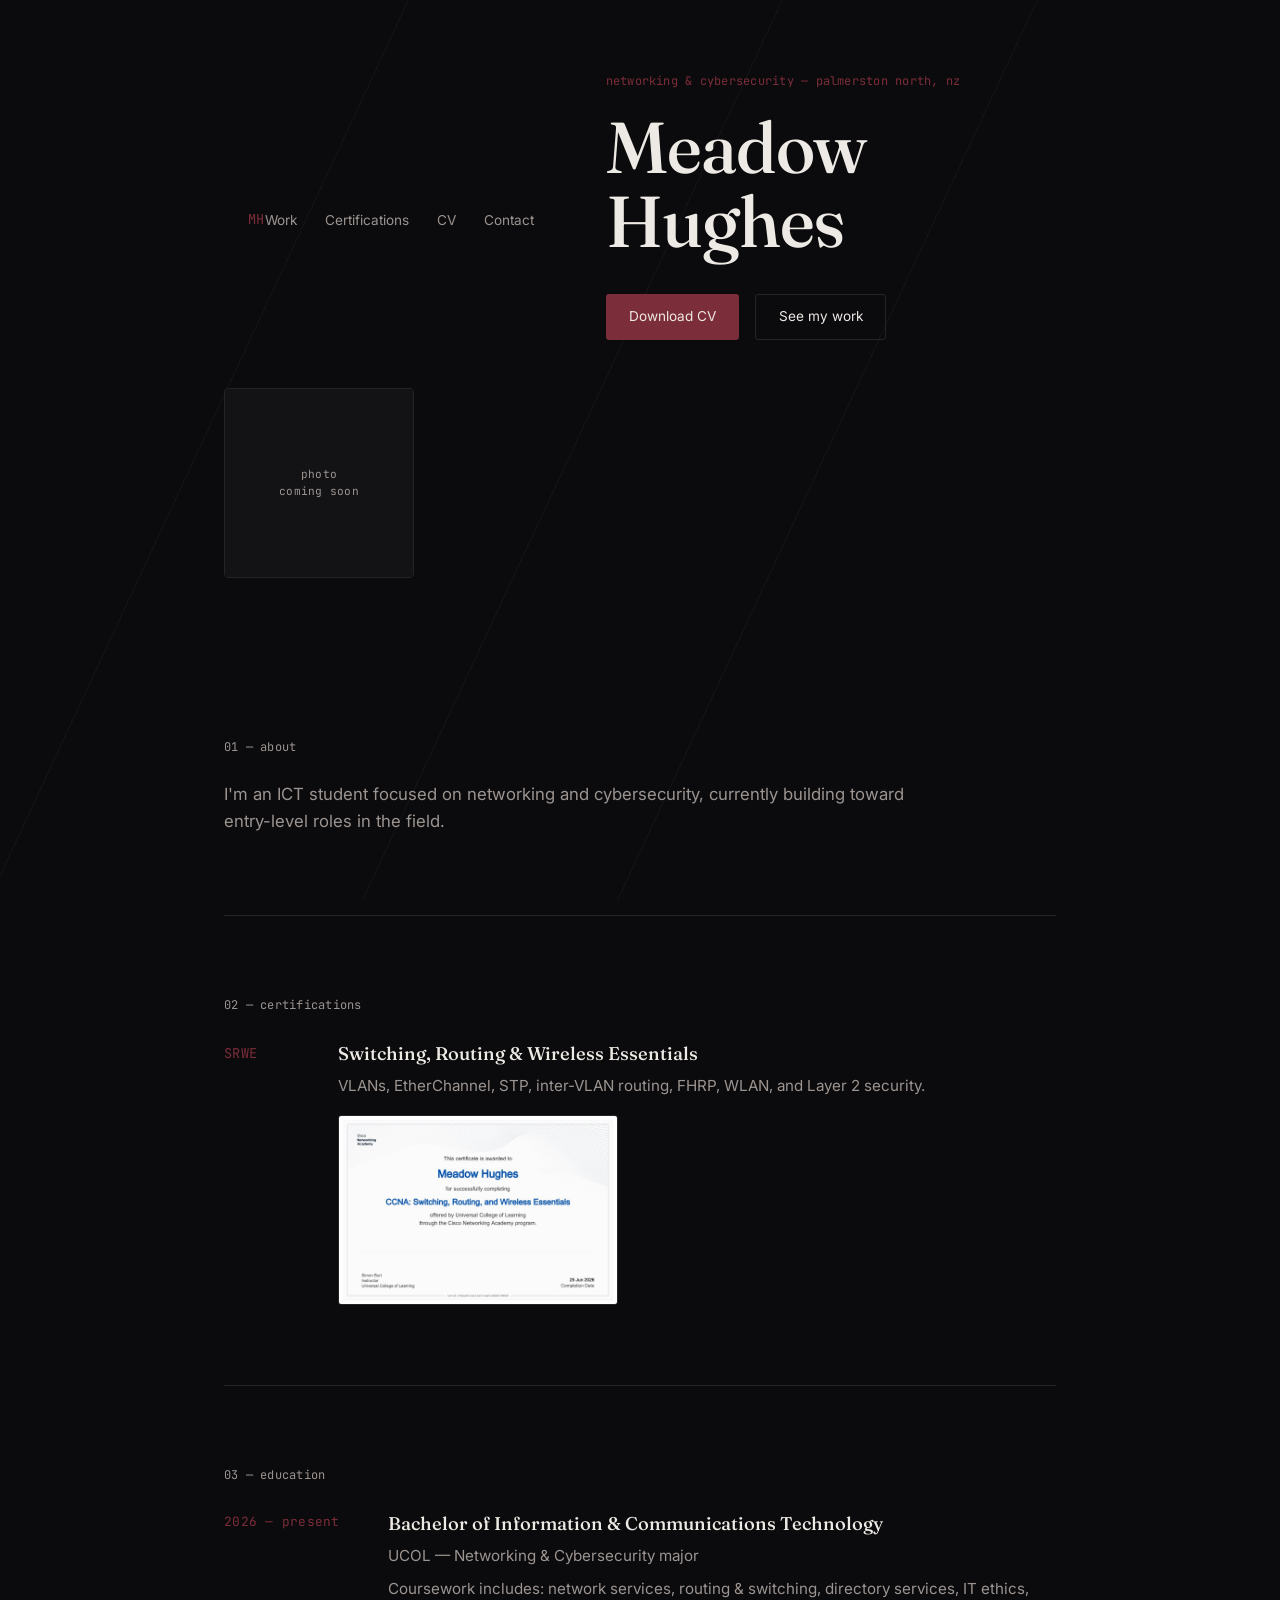
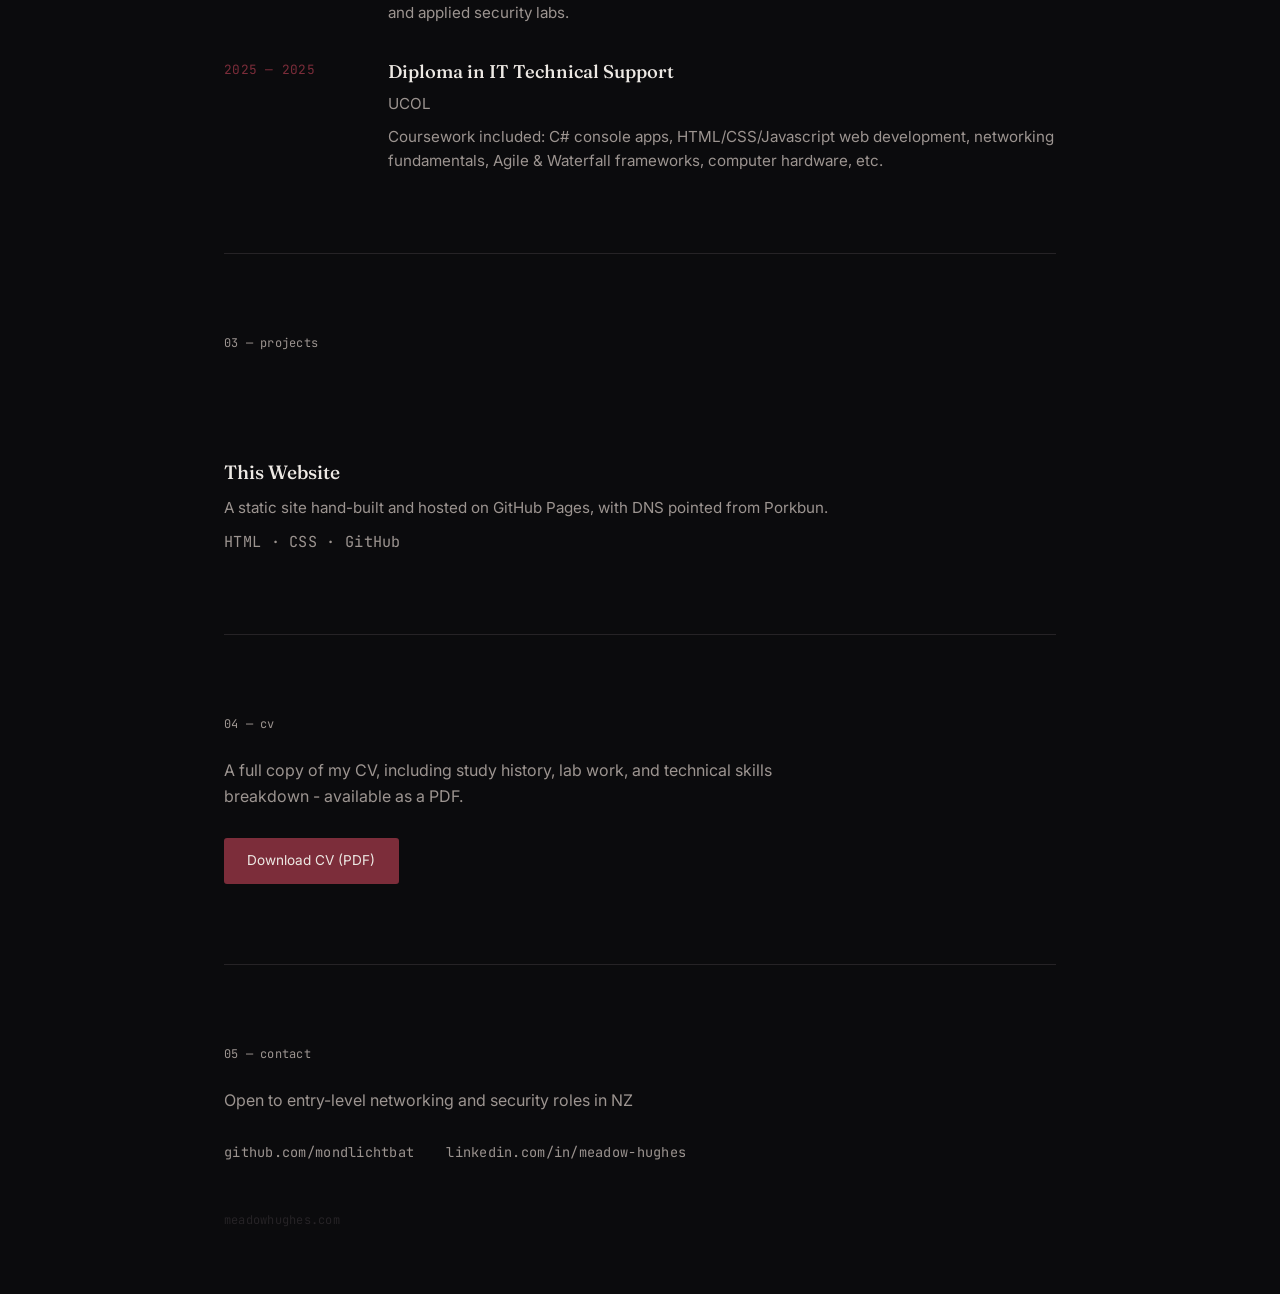
<file: index.html>
<!DOCTYPE html>
<html lang="en">
<head>
<meta charset="UTF-8">
<meta name="viewport" content="width=device-width, initial-scale=1.0">
<title>Meadow Hughes — Network &amp; Security</title>
<meta name="description" content="Meadow Hughes — Networking &amp; Cybersecurity. Cisco SRWE. Palmerston North, NZ.">

<!-- Draft-stage: prevents indexing while the site is being built. Remove this line when ready to go live. -->
<meta name="robots" content="noindex, nofollow">

<link rel="preconnect" href="https://fonts.googleapis.com">
<link rel="preconnect" href="https://fonts.gstatic.com" crossorigin>
<link href="https://fonts.googleapis.com/css2?family=Fraunces:opsz,wght@9..144,400;9..144,500;9..144,600&family=Inter:wght@400;500;600&family=JetBrains+Mono:wght@400;500&display=swap" rel="stylesheet">

<link rel="stylesheet" href="style.css">
</head>
<body>

<div class="trace" aria-hidden="true"></div>

<header class="hero">
  <nav class="topnav">
    <span class="mono topnav__mark">MH</span>
    <ul class="topnav__links">
      <li><a href="#work">Work</a></li>
      <li><a href="#certs">Certifications</a></li>
      <li><a href="#cv">CV</a></li>
      <li><a href="#contact">Contact</a></li>
    </ul>
  </nav>

  <div class="hero__content">
    <p class="mono hero__eyebrow">networking &amp; cybersecurity — palmerston north, nz</p>
    <h1 class="hero__name">Meadow Hughes</h1>
    <div class="hero__actions">
      <a class="btn btn--primary" href="cv/Meadow-Hughes-CV.pdf" download>Download CV</a>
      <a class="btn btn--ghost" href="#work">See my work</a>
    </div>
  </div>

  <div class="hero__photo" id="headshot-slot">
    <!-- Swap this placeholder for <img src="assets/headshot.jpg" alt="Meadow Hughes"> when ready -->
    <div class="hero__photo-placeholder mono">photo<br>coming soon</div>
  </div>
</header>

<main>

  <section class="about" id="about">
    <p class="section-label mono">01 — about</p>
    <p class="about__text">
      I'm an ICT student focused on networking and cybersecurity, currently building toward
      entry-level roles in the field. 
    </p>
  </section>

  <section class="certs" id="certs">
    <p class="section-label mono">02 — certifications</p>
    <ul class="certs__list">
      <li class="cert">
        <div class="cert__id mono">SRWE</div>
        <div class="cert__body">
          <h3>Switching, Routing &amp; Wireless Essentials</h3>
          <p>VLANs, EtherChannel, STP, inter-VLAN routing, FHRP, WLAN, and Layer 2 security.</p>
          <a class="cert__proof" href="assets/ccna-srwe-cert.jpg" target="_blank" rel="noopener">
            <img src="assets/ccna-srwe-cert.jpg" alt="CCNA: Switching, Routing, and Wireless Essentials certificate, awarded to Meadow Hughes, 25 Jun 2026">
          </a>
        </div>
      </li>
    </ul>
  </section>

<section class="education" id="education">
  <p class="section-label mono">03 — education</p>
  <ul class="education__list">
    <li class="edu">
      <div class="edu__period mono">2026 — present</div>
      <div class="edu__body">
        <h3>Bachelor of Information &amp; Communications Technology</h3>
        <p class="edu__org">UCOL — Networking &amp; Cybersecurity major</p>
        <p>Coursework includes: network services, routing &amp; switching, directory services,
           IT ethics, and applied security labs.</p>
      </div>
    </li>
    <li class="edu">
      <div class="edu__period mono">2025 — 2025</div>
      <div class="edu__body">
        <h3>Diploma in IT Technical Support</h3>
        <p class="edu__org">UCOL</p>
        <p>Coursework included: C# console apps, HTML/CSS/Javascript web development, networking fundamentals, 
          Agile &amp; Waterfall frameworks, computer hardware, etc.</p>
      </div>
    </li>
  </ul>
</section>
  
  <section class="work" id="work">
    <p class="section-label mono">03 — projects</p>
    <ul class="work__list">
      <li class="project">
      </li>
      <li class="project">
      </li>
      <li class="project">
        <h3>This Website</h3>
        <p>A static site hand-built and hosted on GitHub Pages, with DNS pointed from Porkbun.</p>
        <p class="mono project__tags">HTML · CSS · GitHub</p>
      </li>
    </ul>
  </section>

  <section class="cv" id="cv">
    <p class="section-label mono">04 — cv</p>
    <p class="cv__text">
      A full copy of my CV, including study history, lab work, and technical skills breakdown - available as a PDF.
    </p>
    <a class="btn btn--primary" href="cv/Meadow-Hughes-CV.pdf" download>Download CV (PDF)</a>
  </section>

</main>

<footer class="contact" id="contact">
  <p class="section-label mono">05 — contact</p>
  <p class="contact__text">Open to entry-level networking and security roles in NZ</p>
  <ul class="contact__list mono">
    <li><a href="https://github.com/mondlichtbat" target="_blank" rel="noopener">github.com/mondlichtbat</a></li>
    <li><a href="https://www.linkedin.com/" target="_blank" rel="noopener">linkedin.com/in/meadow-hughes</a></li>
  </ul>
  <p class="footer__note mono">meadowhughes.com</p>
</footer>

</body>
</html>
</file>
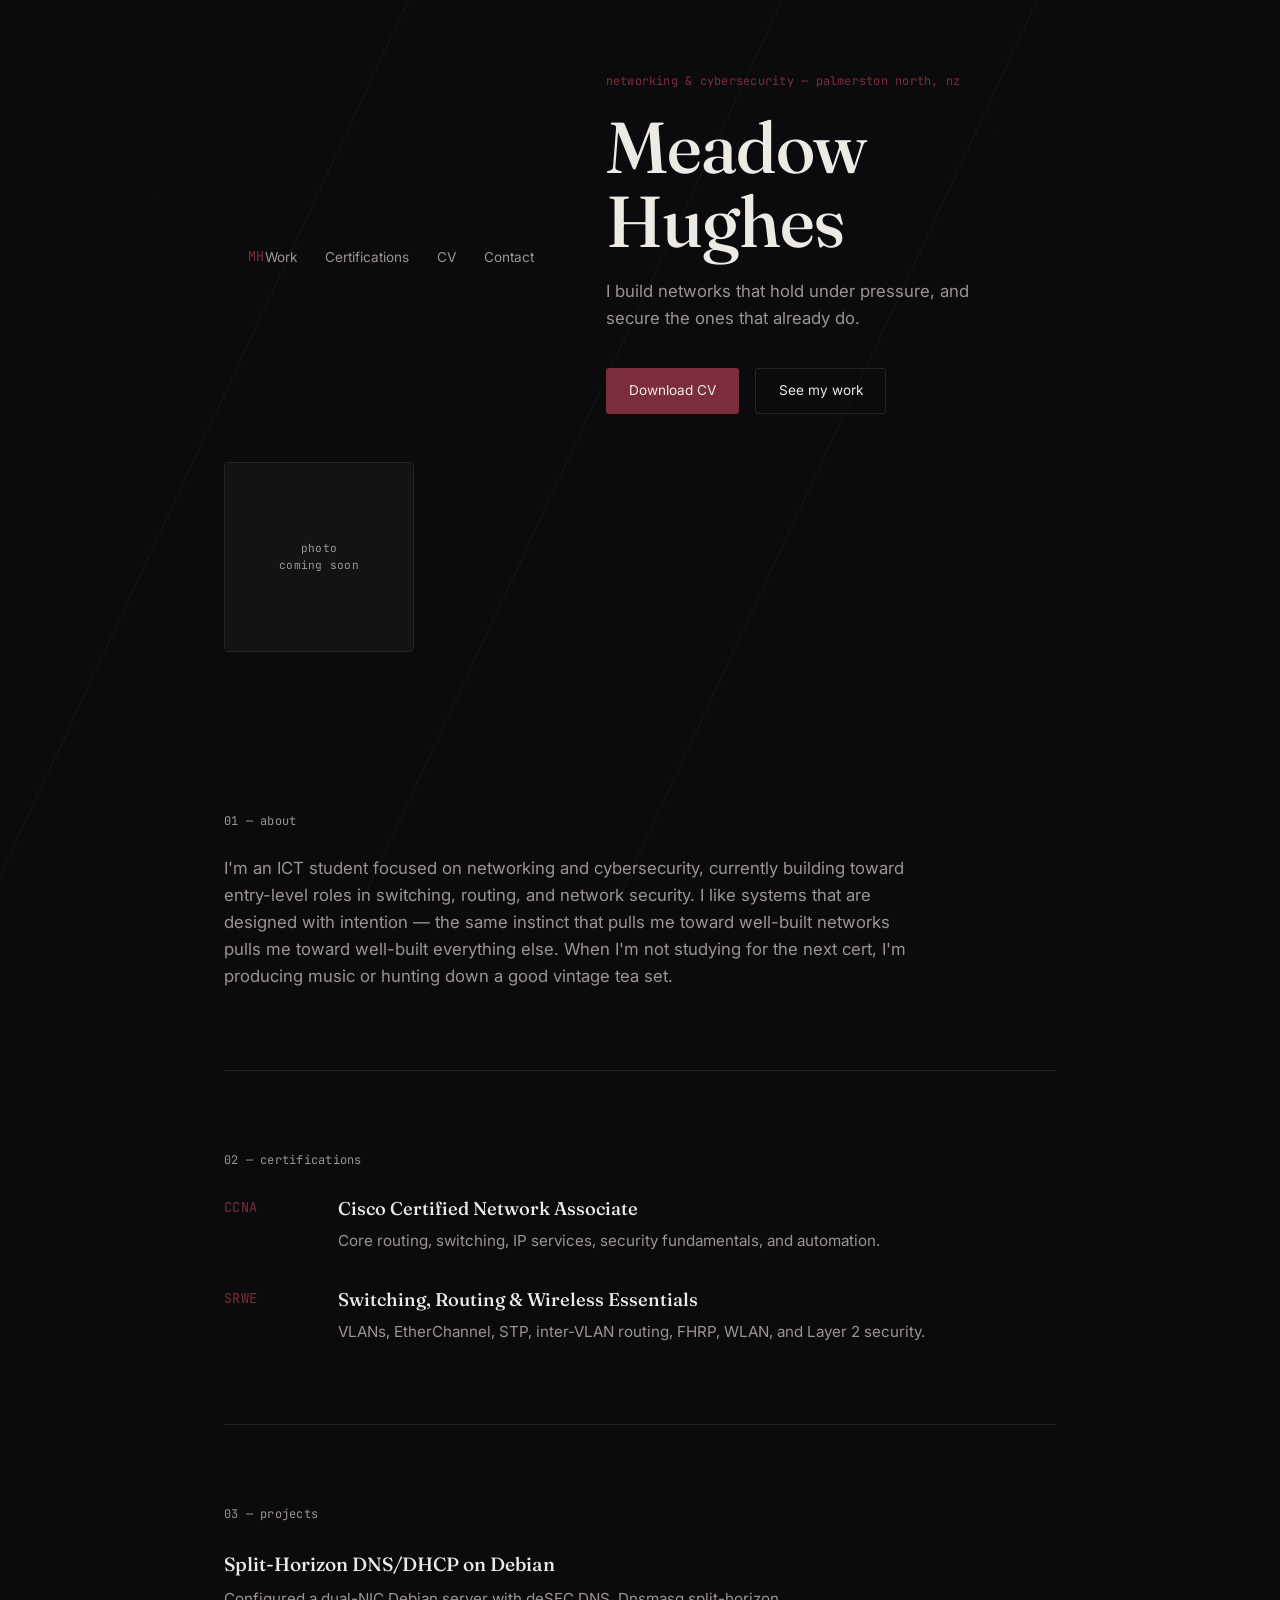
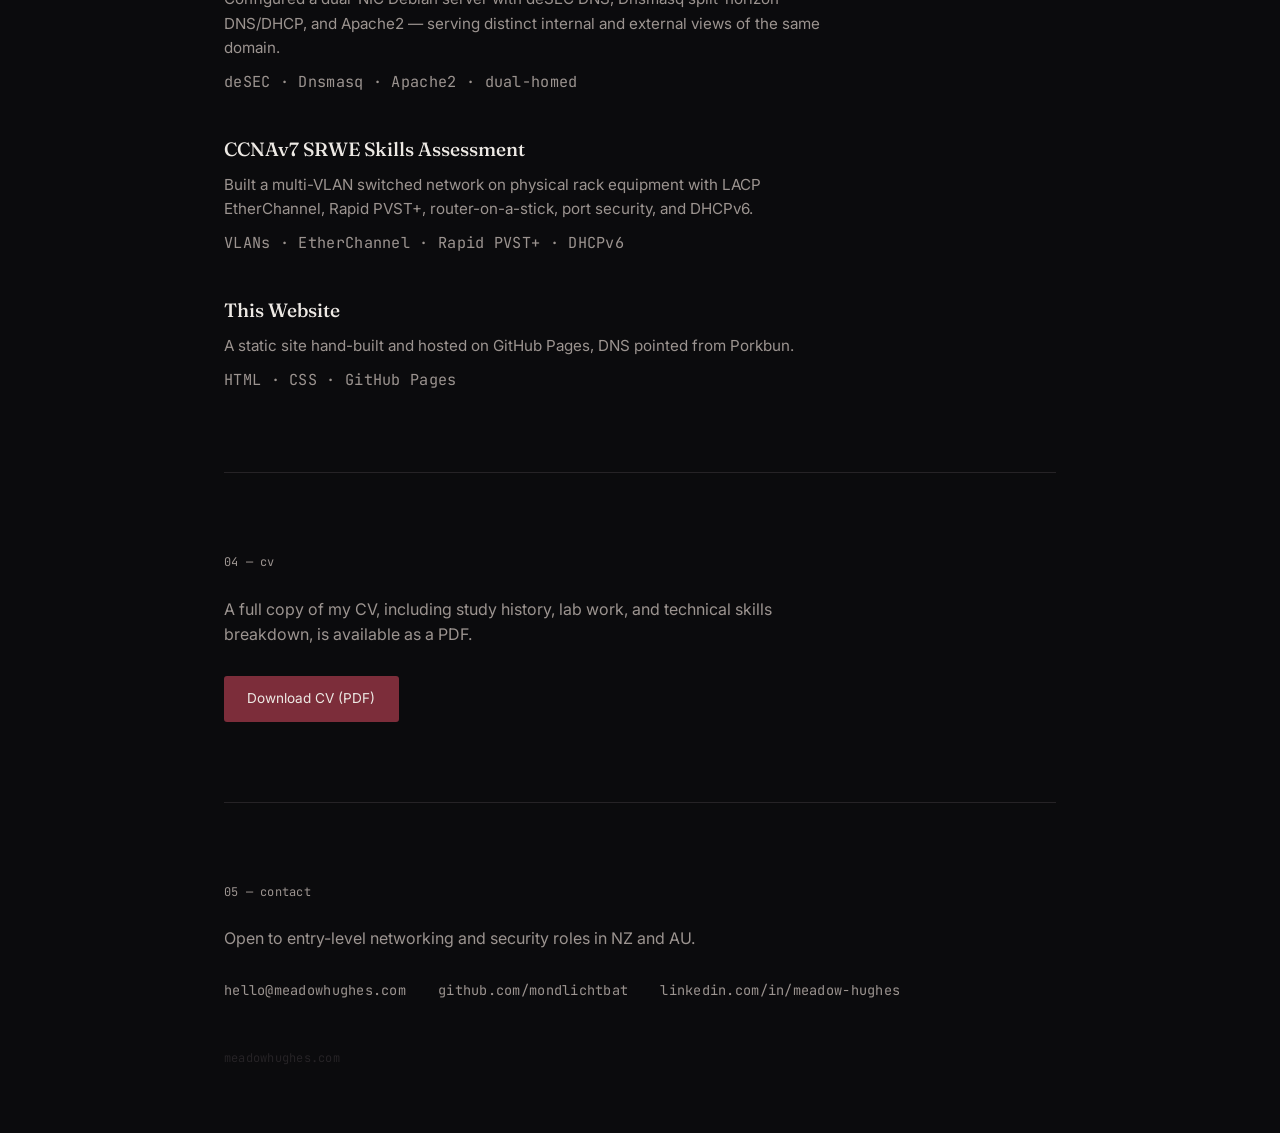
<file: index (2).html>
<!DOCTYPE html>
<html lang="en">
<head>
<meta charset="UTF-8">
<meta name="viewport" content="width=device-width, initial-scale=1.0">
<title>Meadow Hughes — Network &amp; Security</title>
<meta name="description" content="Meadow Hughes — Networking &amp; Cybersecurity. CCNA, SRWE. Palmerston North, NZ.">

<!-- Draft-stage: prevents indexing while the site is being built. Remove this line when ready to go live. -->
<meta name="robots" content="noindex, nofollow">

<link rel="preconnect" href="https://fonts.googleapis.com">
<link rel="preconnect" href="https://fonts.gstatic.com" crossorigin>
<link href="https://fonts.googleapis.com/css2?family=Fraunces:opsz,wght@9..144,400;9..144,500;9..144,600&family=Inter:wght@400;500;600&family=JetBrains+Mono:wght@400;500&display=swap" rel="stylesheet">

<link rel="stylesheet" href="style.css">
</head>
<body>

<div class="trace" aria-hidden="true"></div>

<header class="hero">
  <nav class="topnav">
    <span class="mono topnav__mark">MH</span>
    <ul class="topnav__links">
      <li><a href="#work">Work</a></li>
      <li><a href="#certs">Certifications</a></li>
      <li><a href="#cv">CV</a></li>
      <li><a href="#contact">Contact</a></li>
    </ul>
  </nav>

  <div class="hero__content">
    <p class="mono hero__eyebrow">networking &amp; cybersecurity — palmerston north, nz</p>
    <h1 class="hero__name">Meadow Hughes</h1>
    <p class="hero__tagline">I build networks that hold under pressure, and secure the ones that already do.</p>
    <div class="hero__actions">
      <a class="btn btn--primary" href="cv/Meadow-Hughes-CV.pdf" download>Download CV</a>
      <a class="btn btn--ghost" href="#work">See my work</a>
    </div>
  </div>

  <div class="hero__photo" id="headshot-slot">
    <!-- Swap this placeholder for <img src="assets/headshot.jpg" alt="Meadow Hughes"> when ready -->
    <div class="hero__photo-placeholder mono">photo<br>coming soon</div>
  </div>
</header>

<main>

  <section class="about" id="about">
    <p class="section-label mono">01 — about</p>
    <p class="about__text">
      I'm an ICT student focused on networking and cybersecurity, currently building toward
      entry-level roles in switching, routing, and network security. I like systems that are
      designed with intention — the same instinct that pulls me toward well-built networks
      pulls me toward well-built everything else. When I'm not studying for the next cert,
      I'm producing music or hunting down a good vintage tea set.
    </p>
  </section>

  <section class="certs" id="certs">
    <p class="section-label mono">02 — certifications</p>
    <ul class="certs__list">
      <li class="cert">
        <div class="cert__id mono">CCNA</div>
        <div class="cert__body">
          <h3>Cisco Certified Network Associate</h3>
          <p>Core routing, switching, IP services, security fundamentals, and automation.</p>
        </div>
      </li>
      <li class="cert">
        <div class="cert__id mono">SRWE</div>
        <div class="cert__body">
          <h3>Switching, Routing &amp; Wireless Essentials</h3>
          <p>VLANs, EtherChannel, STP, inter-VLAN routing, FHRP, WLAN, and Layer 2 security.</p>
        </div>
      </li>
    </ul>
  </section>

  <section class="work" id="work">
    <p class="section-label mono">03 — projects</p>
    <ul class="work__list">
      <li class="project">
        <h3>Split-Horizon DNS/DHCP on Debian</h3>
        <p>Configured a dual-NIC Debian server with deSEC DNS, Dnsmasq split-horizon DNS/DHCP,
           and Apache2 — serving distinct internal and external views of the same domain.</p>
        <p class="mono project__tags">deSEC · Dnsmasq · Apache2 · dual-homed</p>
      </li>
      <li class="project">
        <h3>CCNAv7 SRWE Skills Assessment</h3>
        <p>Built a multi-VLAN switched network on physical rack equipment with LACP EtherChannel,
           Rapid PVST+, router-on-a-stick, port security, and DHCPv6.</p>
        <p class="mono project__tags">VLANs · EtherChannel · Rapid PVST+ · DHCPv6</p>
      </li>
      <li class="project">
        <h3>This Website</h3>
        <p>A static site hand-built and hosted on GitHub Pages, DNS pointed from Porkbun.</p>
        <p class="mono project__tags">HTML · CSS · GitHub Pages</p>
      </li>
    </ul>
  </section>

  <section class="cv" id="cv">
    <p class="section-label mono">04 — cv</p>
    <p class="cv__text">
      A full copy of my CV, including study history, lab work, and technical skills breakdown,
      is available as a PDF.
    </p>
    <a class="btn btn--primary" href="cv/Meadow-Hughes-CV.pdf" download>Download CV (PDF)</a>
  </section>

</main>

<footer class="contact" id="contact">
  <p class="section-label mono">05 — contact</p>
  <p class="contact__text">Open to entry-level networking and security roles in NZ and AU.</p>
  <ul class="contact__list mono">
    <li><a href="mailto:hello@meadowhughes.com">hello@meadowhughes.com</a></li>
    <li><a href="https://github.com/mondlichtbat" target="_blank" rel="noopener">github.com/mondlichtbat</a></li>
    <li><a href="https://www.linkedin.com/" target="_blank" rel="noopener">linkedin.com/in/meadow-hughes</a></li>
  </ul>
  <p class="footer__note mono">meadowhughes.com</p>
</footer>

</body>
</html>
</file>
<file: style.css>
/* ---------------------------------------------
   Tokens
--------------------------------------------- */
:root{
  --bg:        #0B0B0D;
  --bg-raised: #131316;
  --line:      #262326;
  --ink:       #EDE9E4;
  --ink-dim:   #9C9490;
  --accent:    #7C2D3A;   /* deep wine */
  --accent-soft: rgba(124,45,58,0.35);

  --font-display: 'Fraunces', serif;
  --font-body: 'Inter', sans-serif;
  --font-mono: 'JetBrains Mono', monospace;

  --max-w: 880px;
}

*{ box-sizing: border-box; margin:0; padding:0; }

html{ scroll-behavior: smooth; }

@media (prefers-reduced-motion: reduce){
  html{ scroll-behavior: auto; }
  *{ animation-duration: 0.001ms !important; transition-duration: 0.001ms !important; }
}

body{
  background: var(--bg);
  color: var(--ink);
  font-family: var(--font-body);
  line-height: 1.6;
  -webkit-font-smoothing: antialiased;
}

a{ color: inherit; text-decoration: none; }
a:focus-visible, button:focus-visible{
  outline: 1.5px solid var(--accent);
  outline-offset: 3px;
}

ul{ list-style: none; }

.mono{ font-family: var(--font-mono); letter-spacing: 0.02em; }

.section-label{
  color: var(--ink-dim);
  font-size: 0.75rem;
  text-transform: lowercase;
  margin-bottom: 1.5rem;
}

/* ---------------------------------------------
   Signature element: faint network trace
   A thin hairline path drifting behind the hero,
   evoking a traceroute / topology line.
--------------------------------------------- */
.trace{
  position: fixed;
  inset: 0;
  z-index: 0;
  pointer-events: none;
  background-image:
    radial-gradient(1px 1px at 12% 22%, var(--ink-dim) 0, transparent 60%),
    radial-gradient(1px 1px at 78% 15%, var(--ink-dim) 0, transparent 60%),
    radial-gradient(1px 1px at 60% 68%, var(--ink-dim) 0, transparent 60%),
    radial-gradient(1px 1px at 30% 80%, var(--ink-dim) 0, transparent 60%),
    linear-gradient(115deg, transparent 0 24%, var(--line) 24% 24.06%, transparent 24.06% 46%,
                     var(--line) 46% 46.06%, transparent 46.06% 61%, var(--line) 61% 61.06%,
                     transparent 61.06%);
  opacity: 0.35;
}

/* ---------------------------------------------
   Layout shell
--------------------------------------------- */
header, main, footer{
  position: relative;
  z-index: 1;
}

main{
  max-width: var(--max-w);
  margin: 0 auto;
  padding: 0 1.5rem;
}

section{
  padding: 5rem 0;
  border-bottom: 1px solid var(--line);
}

/* ---------------------------------------------
   Nav
--------------------------------------------- */
.topnav{
  max-width: var(--max-w);
  margin: 0 auto;
  padding: 1.75rem 1.5rem 0;
  display: flex;
  justify-content: space-between;
  align-items: center;
}

.topnav__mark{
  color: var(--accent);
  font-size: 0.85rem;
}

.topnav__links{
  display: flex;
  gap: 1.75rem;
}

.topnav__links a{
  font-size: 0.85rem;
  color: var(--ink-dim);
  transition: color 0.15s ease;
}

.topnav__links a:hover{ color: var(--ink); }

/* ---------------------------------------------
   Hero
--------------------------------------------- */
.hero{
  max-width: var(--max-w);
  margin: 0 auto;
  padding: 4.5rem 1.5rem 5rem;
  display: grid;
  grid-template-columns: 1fr auto;
  gap: 3rem;
  align-items: center;
}

.hero__eyebrow{
  color: var(--accent);
  font-size: 0.75rem;
  margin-bottom: 1.25rem;
}

.hero__name{
  font-family: var(--font-display);
  font-weight: 500;
  font-size: clamp(2.75rem, 7vw, 4.5rem);
  line-height: 1.02;
  letter-spacing: -0.01em;
}

.hero__tagline{
  margin-top: 1.25rem;
  max-width: 34ch;
  color: var(--ink-dim);
  font-size: 1.05rem;
}

.hero__actions{
  margin-top: 2.25rem;
  display: flex;
  gap: 1rem;
  flex-wrap: wrap;
}

.hero__photo{
  width: 190px;
  height: 190px;
  border-radius: 4px;
  border: 1px solid var(--line);
  overflow: hidden;
  flex-shrink: 0;
}

.hero__photo img{ width: 100%; height: 100%; object-fit: cover; display: block; }

.hero__photo-placeholder{
  width: 100%;
  height: 100%;
  display: flex;
  align-items: center;
  justify-content: center;
  text-align: center;
  font-size: 0.7rem;
  color: var(--ink-dim);
  background: var(--bg-raised);
  line-height: 1.5;
}

/* ---------------------------------------------
   Buttons
--------------------------------------------- */
.btn{
  display: inline-block;
  padding: 0.7rem 1.4rem;
  font-size: 0.85rem;
  border-radius: 3px;
  border: 1px solid transparent;
  transition: all 0.15s ease;
}

.btn--primary{
  background: var(--accent);
  color: var(--ink);
}
.btn--primary:hover{ background: #8f3444; }

.btn--ghost{
  border-color: var(--line);
  color: var(--ink);
}
.btn--ghost:hover{ border-color: var(--ink-dim); }

/* ---------------------------------------------
   About
--------------------------------------------- */
.about__text{
  max-width: 62ch;
  font-size: 1.05rem;
  color: var(--ink-dim);
}

/* ---------------------------------------------
   Certs
--------------------------------------------- */
.certs__list{
  display: flex;
  flex-direction: column;
  gap: 2rem;
}

.cert{
  display: grid;
  grid-template-columns: 90px 1fr;
  gap: 1.5rem;
  align-items: start;
}

.cert__id{
  color: var(--accent);
  font-size: 0.85rem;
  padding-top: 0.2rem;
}

.cert__body h3{
  font-family: var(--font-display);
  font-weight: 500;
  font-size: 1.15rem;
  margin-bottom: 0.35rem;
}

.cert__body p{ color: var(--ink-dim); font-size: 0.95rem; }

.cert__proof{
  display: block;
  width: 100%;
  max-width: 280px;
  margin-top: 1rem;
  border: 1px solid var(--line);
  border-radius: 3px;
  overflow: hidden;
  transition: border-color 0.15s ease;
}

.cert__proof:hover{ border-color: var(--accent); }

.cert__proof img{
  display: block;
  width: 100%;
  height: auto;
}

/* ---------------------------------------------
   Education
--------------------------------------------- */
.education__list{
  display: flex;
  flex-direction: column;
  gap: 2rem;
}

.edu{
  display: grid;
  grid-template-columns: 140px 1fr;
  gap: 1.5rem;
  align-items: start;
}

.edu__period{
  color: var(--accent);
  font-size: 0.8rem;
  padding-top: 0.2rem;
}

.edu__body h3{
  font-family: var(--font-display);
  font-weight: 500;
  font-size: 1.15rem;
  margin-bottom: 0.35rem;
}

.edu__org{
  color: var(--ink);
  font-size: 0.9rem;
  margin-bottom: 0.5rem;
}

.edu__body p{ color: var(--ink-dim); font-size: 0.95rem; }

/* ---------------------------------------------
   Projects
--------------------------------------------- */
.work__list{
  display: flex;
  flex-direction: column;
  gap: 2.5rem;
}

.project h3{
  font-family: var(--font-display);
  font-weight: 500;
  font-size: 1.2rem;
  margin-bottom: 0.5rem;
}

.project p{ color: var(--ink-dim); font-size: 0.95rem; max-width: 62ch; }

.project__tags{
  margin-top: 0.6rem;
  color: var(--accent);
  font-size: 0.75rem;
}

/* ---------------------------------------------
   CV
--------------------------------------------- */
.cv__text{
  color: var(--ink-dim);
  max-width: 55ch;
  margin-bottom: 1.75rem;
}

/* ---------------------------------------------
   Footer / contact
--------------------------------------------- */
.contact{
  max-width: var(--max-w);
  margin: 0 auto;
  padding: 5rem 1.5rem 4rem;
  border-bottom: none;
}

.contact__text{
  color: var(--ink-dim);
  margin-bottom: 1.75rem;
}

.contact__list{
  display: flex;
  gap: 2rem;
  flex-wrap: wrap;
  font-size: 0.85rem;
  margin-bottom: 3rem;
}

.contact__list a{ color: var(--ink-dim); transition: color 0.15s ease; }
.contact__list a:hover{ color: var(--accent); }

.footer__note{
  color: var(--line);
  font-size: 0.75rem;
}

/* ---------------------------------------------
   Responsive
--------------------------------------------- */
@media (max-width: 640px){
  .hero{
    grid-template-columns: 1fr;
    padding-top: 3rem;
  }
  .hero__photo{ width: 120px; height: 120px; order: -1; }
  .topnav__links{ gap: 1rem; }
  .cert{ grid-template-columns: 1fr; gap: 0.5rem; }
  .edu{ grid-template-columns: 1fr; gap: 0.5rem; }
}
</file>
